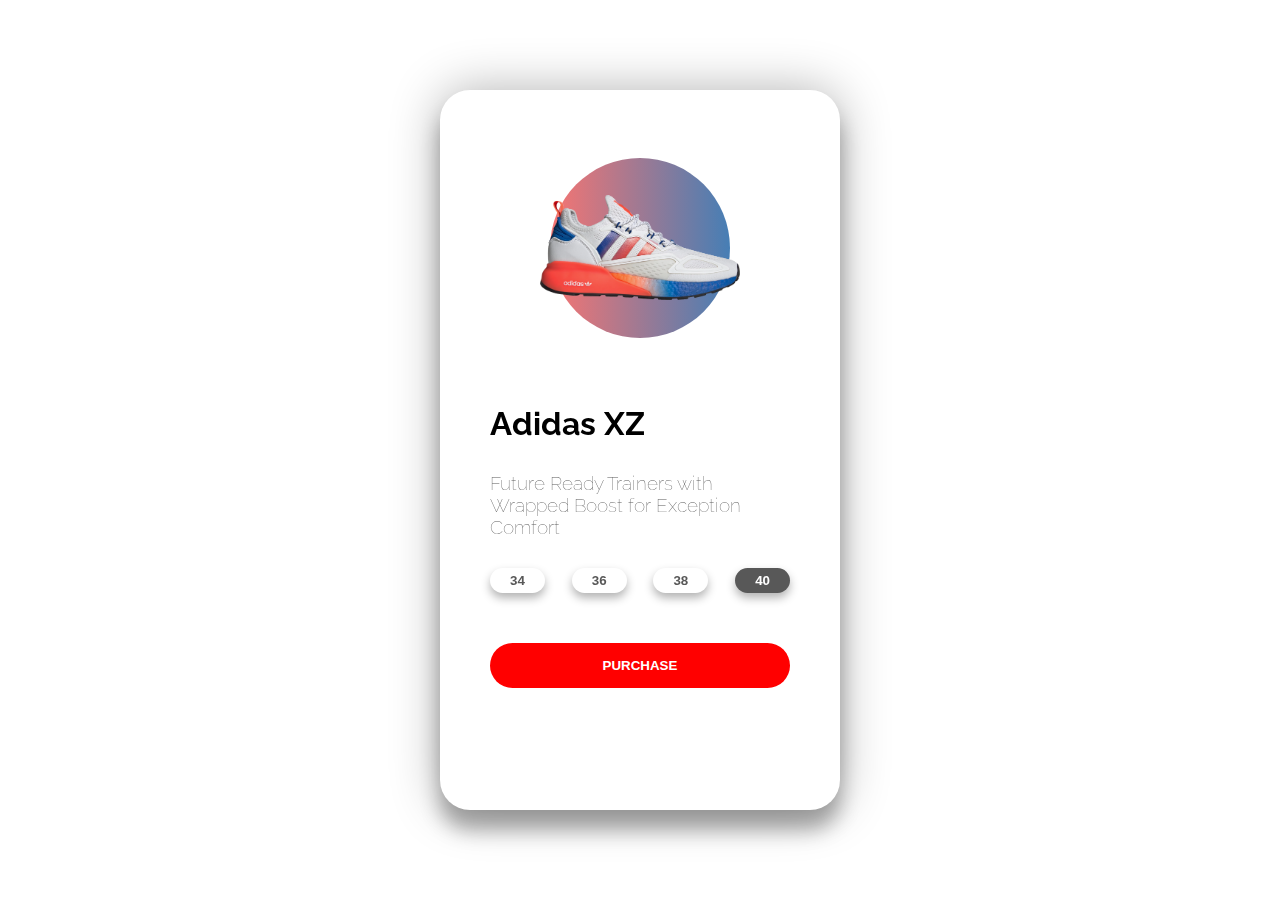
<file: 3D Hover Card/index.html>
<!DOCTYPE html>
<html lang="en">
<head>
    <meta charset="UTF-8">
    <meta http-equiv="X-UA-Compatible" content="IE=edge">
    <meta name="viewport" content="width=device-width, initial-scale=1.0">
    <title>Document</title>
    <link rel="stylesheet" href="style.css">
</head>
<body>
    <div class="container">
        <div class="card">
            <div class="sneaker">
                <div class="circle"></div>
                <img src="adidas.png">
            </div>
            <div class="info">
                <h1 class="title">Adidas XZ</h1>
                <h3 >Future Ready Trainers with Wrapped Boost for Exception Comfort</h3>
                <div class="size">
                    <button>34</button>
                    <button>36</button>
                    <button>38</button>
                    <button class="active">40</button>
                </div>
            </div>
            <div class="purchase">
                <button>Purchase</button>
            </div>
        </div>
    </div>


    <script src="app.js"></script>
</body>
</html>
</file>
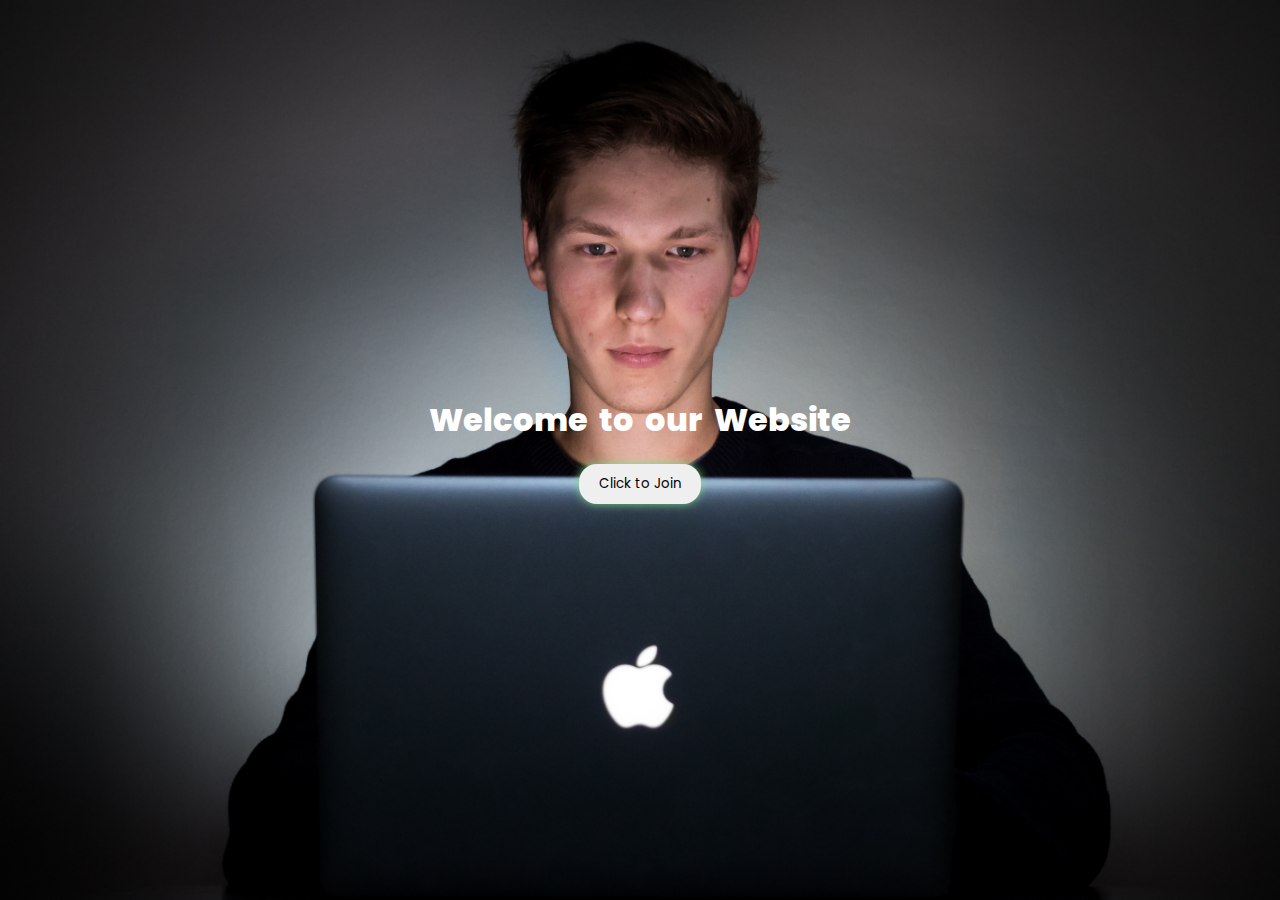
<file: Blurred-Background-PopUp/index.html>
<!DOCTYPE html>
<html lang="en">

<head>
    <meta charset="UTF-8">
    <meta http-equiv="X-UA-Compatible" content="IE=edge">
    <meta name="viewport" content="width=device-width, initial-scale=1.0">
    <title>Document</title>
  <link rel="stylesheet" href="https://cdnjs.cloudflare.com/ajax/libs/font-awesome/6.0.0-beta3/css/all.min.css" />
  <link rel="stylesheet" href="style.css"> 
</head>

<body>
    <div class="heading">
        <h1>Welcome to our Website</h1>
        <button class="btn">Click to Join</button>
    </div>
    <div class="popup-container active">
        <h2>20% offer</h2>
        <input type="email" placeholder="Enter your email" class="input">
        <button class="popup-btn">Join us</button>
        <div class="close-icon">
            <i class="fas fa-times fa-2x"></i>
        </div>
    </div>
    <script src="script.js">
    </script>
</body>

</html>
</file>
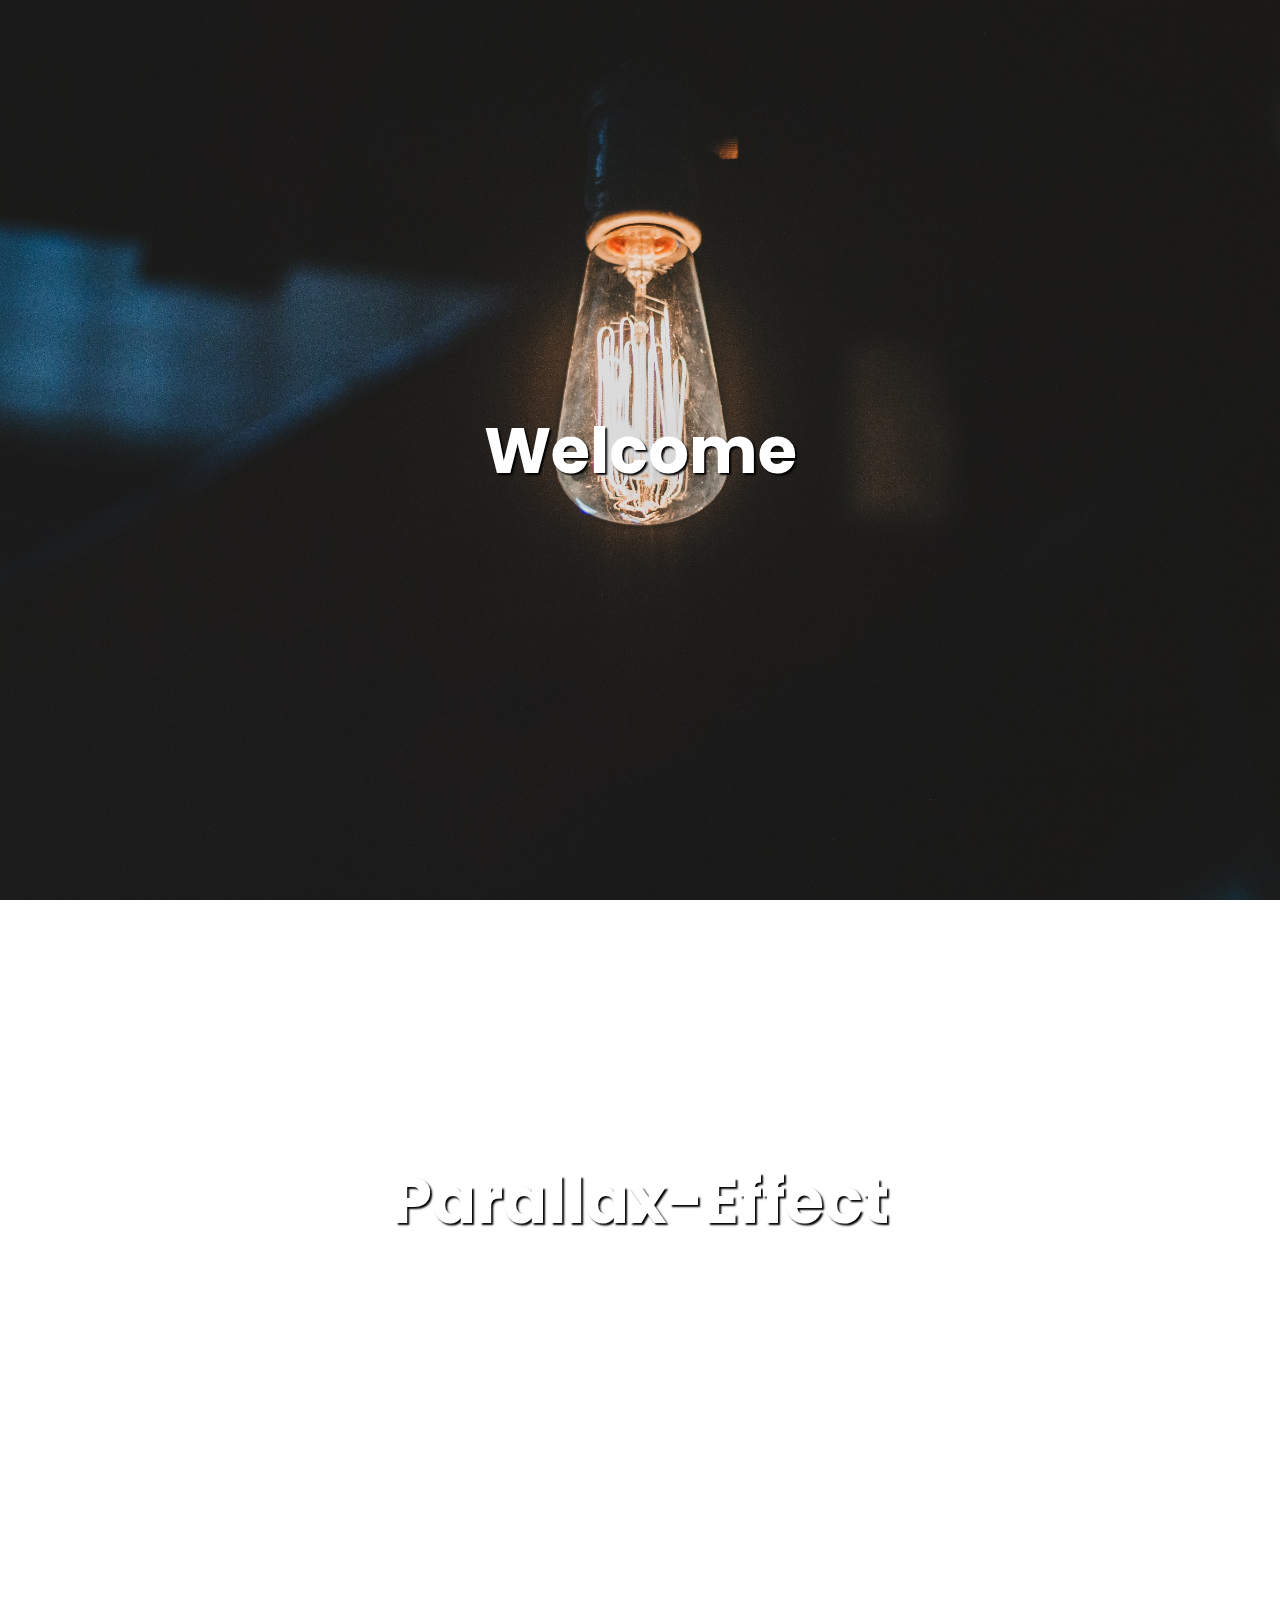
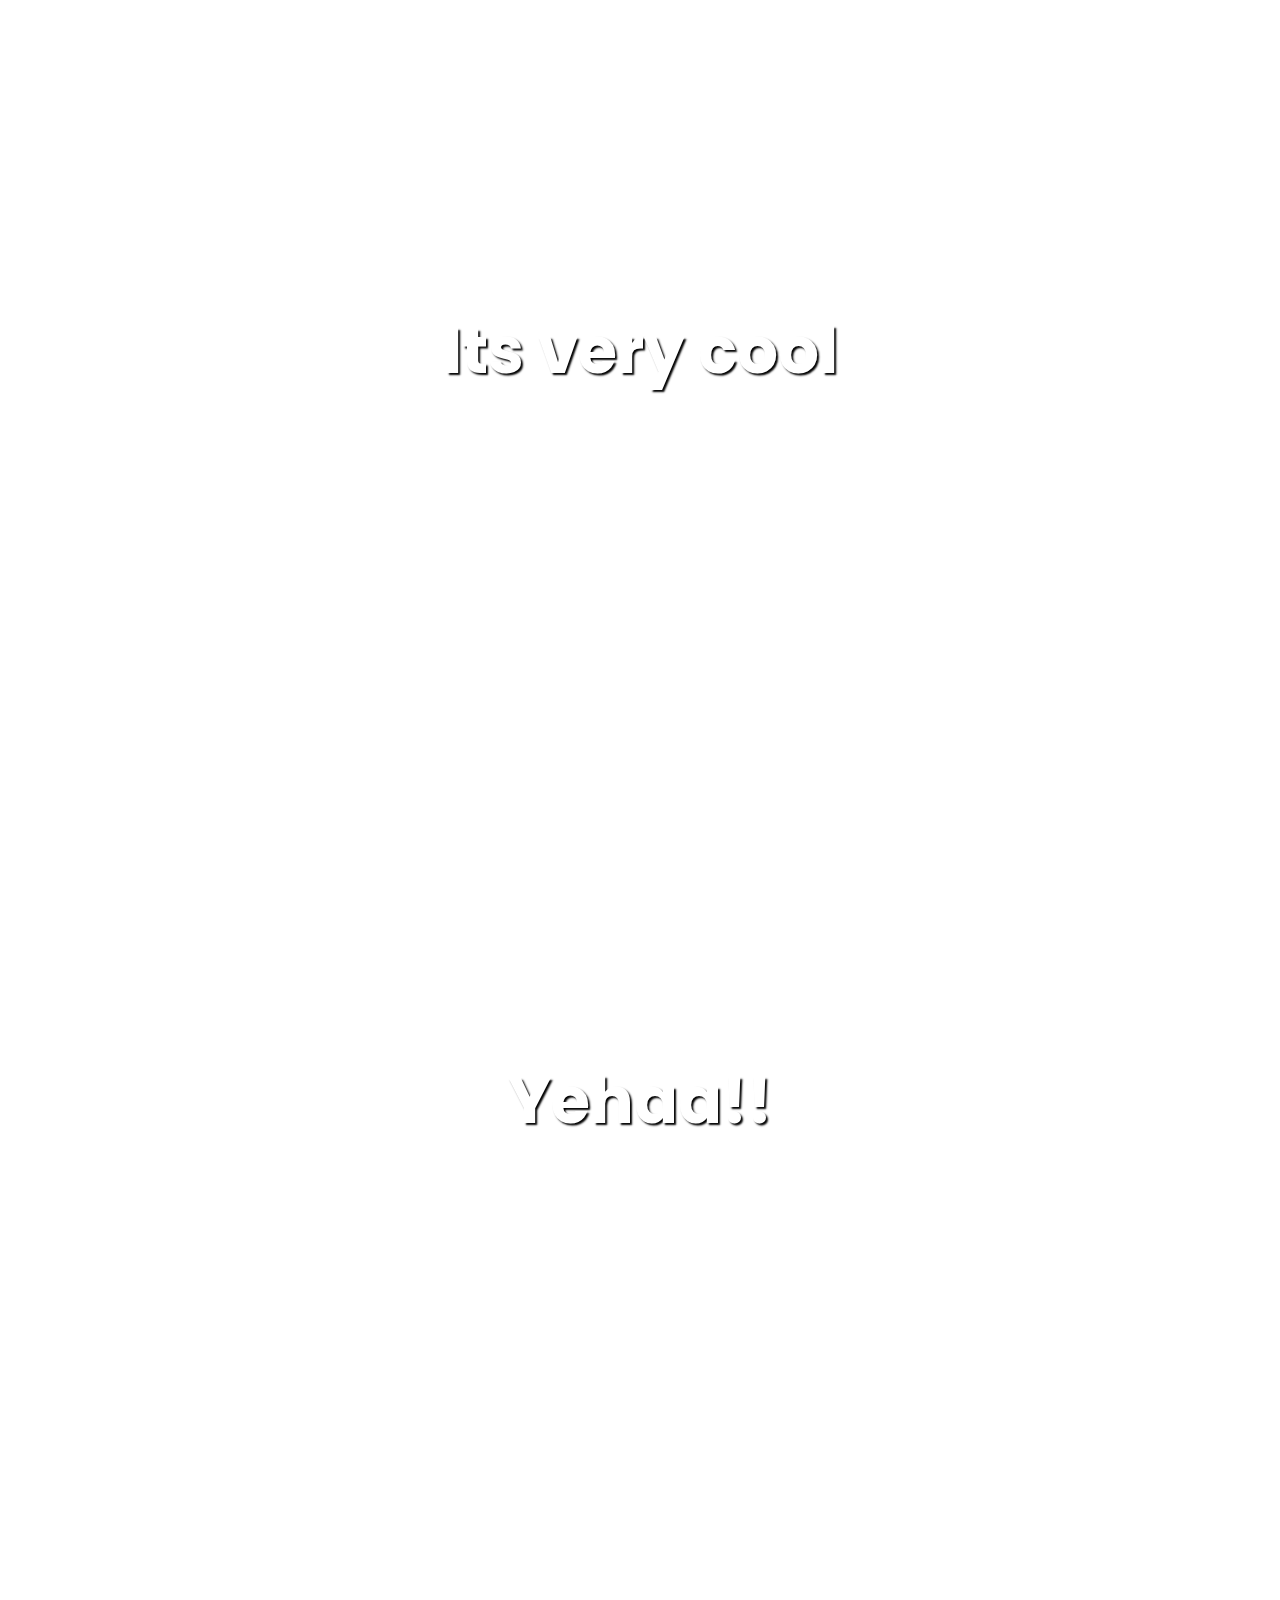
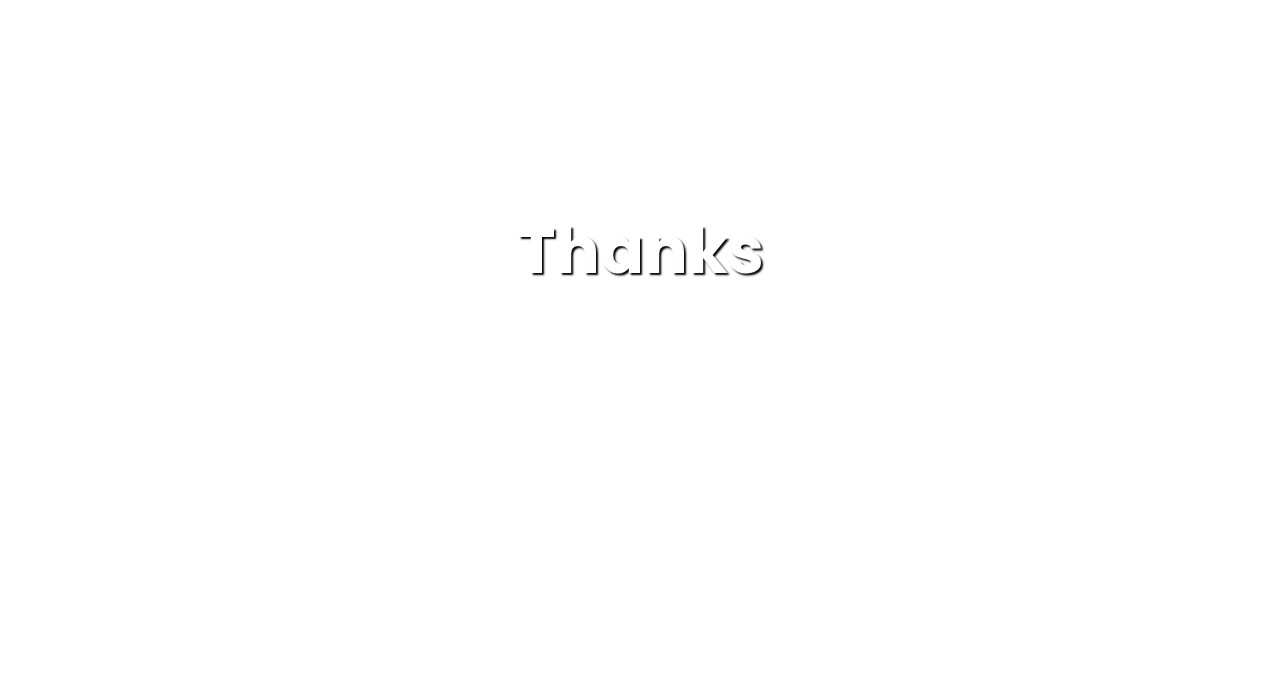
<file: Parallax-Scroll-PureCss/index.html>
<!DOCTYPE html>
<html lang="en">
<head>
    <meta charset="UTF-8">
    <meta http-equiv="X-UA-Compatible" content="IE=edge">
    <meta name="viewport" content="width=device-width, initial-scale=1.0">
    <title>PureCSSParallaxScroll</title>
    <link rel="stylesheet" href="style.css">

</head>
<body>
    <div class="bg-1">
        <h1>Welcome</h1>
    </div>
    <div class="bg-2">
        <h1>Parallax-Effect</h1>
    </div>
    
    <div class="bg-3">
        <h1>Its very cool</h1>
    </div>
    
    <div class="bg-4">
        <h1>Yehaa!!</h1>
    </div>
    <div class="bg-5">
        <h1>Thanks</h1>
    </div>
    
    
</body>
</html>
</file>
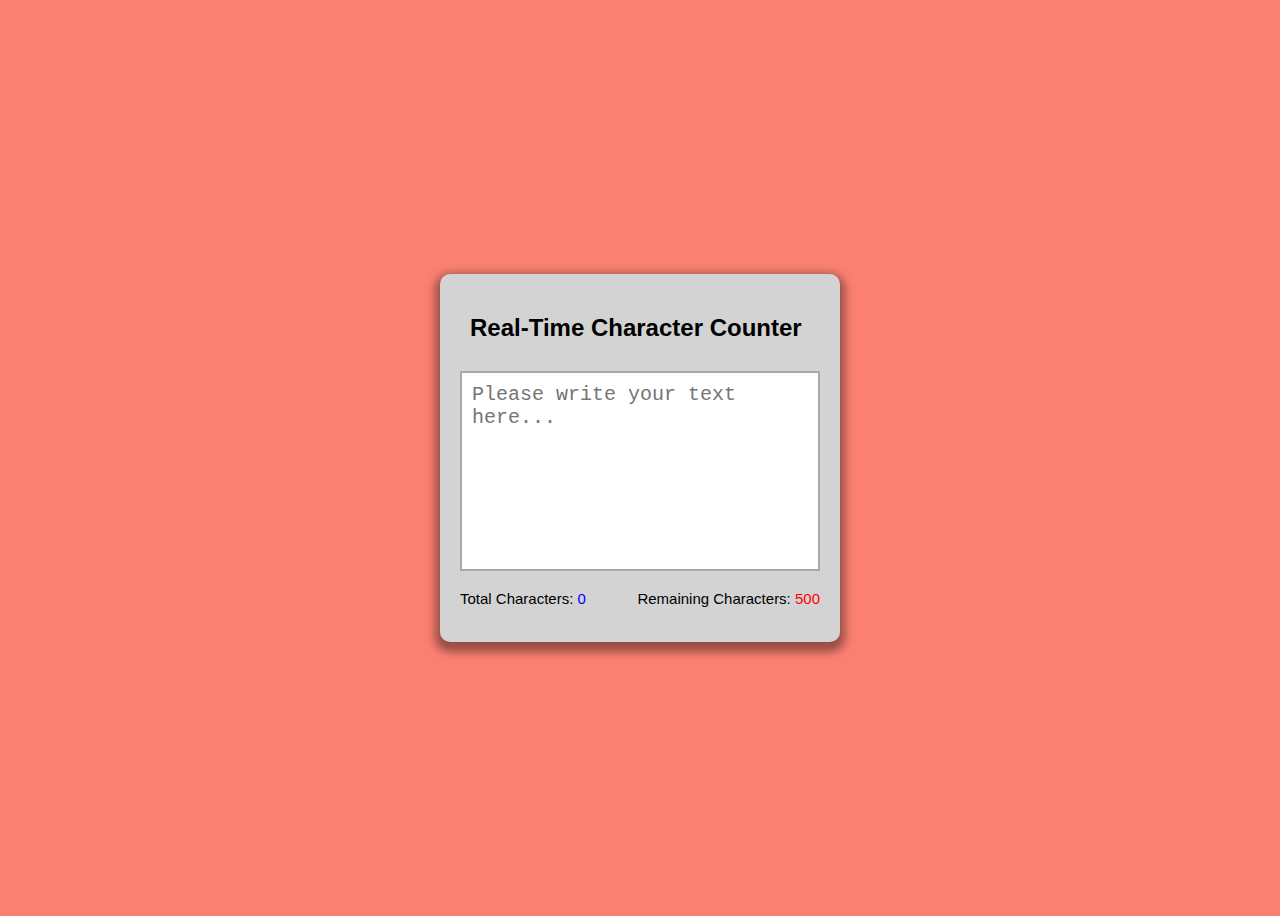
<file: Real-Time-Character-Counter/index.html>
<!DOCTYPE html>
<html lang="en">
<head>
    <meta charset="UTF-8">
    <meta http-equiv="X-UA-Compatible" content="IE=edge">
    <meta name="viewport" content="width=device-width, initial-scale=1.0">
    <title>Real Time Character Counter</title>
    <link rel="stylesheet" href="style.css">
</head>
<body>
    <div class="container">
        <h2>Real-Time Character Counter</h1>
        <textarea class="textarea" id="textarea" placeholder="Please write your text here..." maxlength="500"></textarea>
        <div class="counting-container">
            <p>Total Characters:
                <span class="total-counting" id="total-counter">0</span>
            </p>
            <p>Remaining Characters:
                <span class="remaining-counting" id="remaining-counter">500</span>
            </p>
        </div>
</div>

<script src="script.js"></script>
</file>
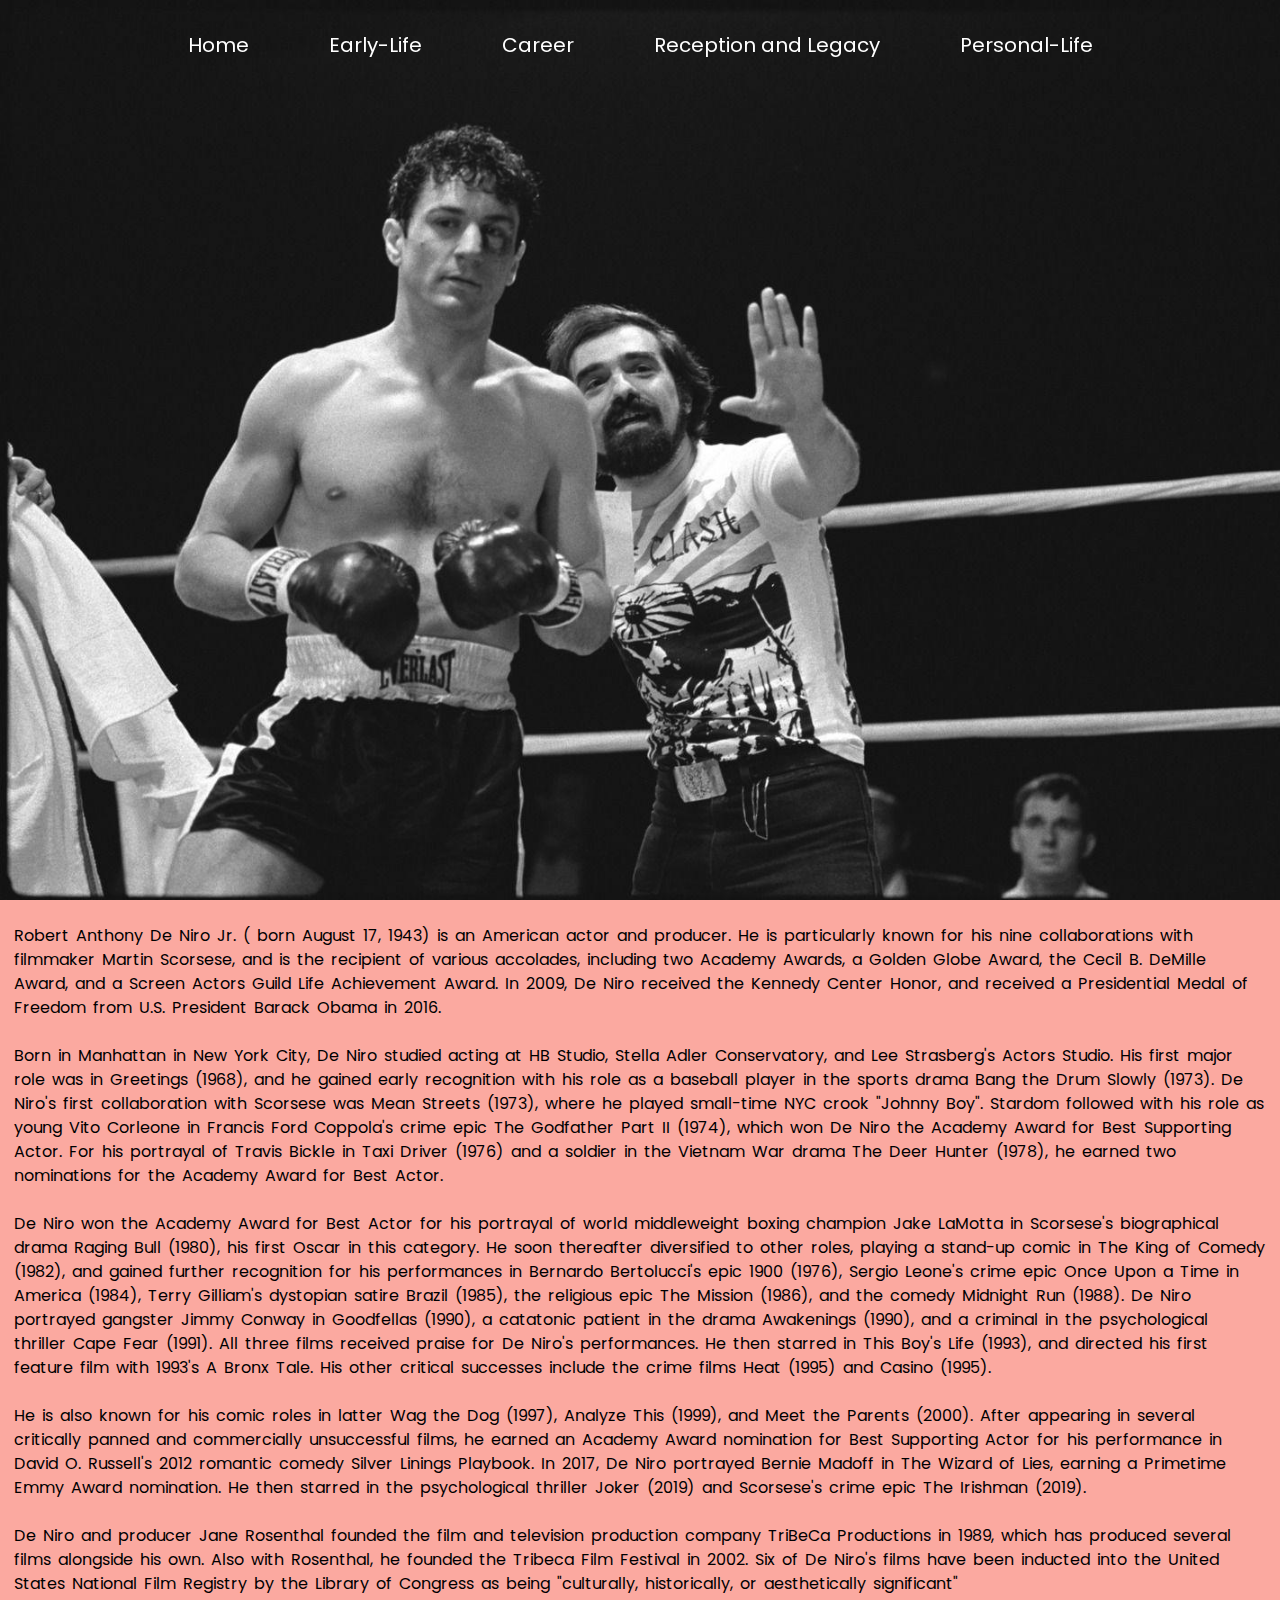
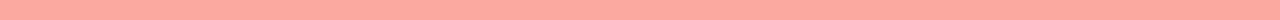
<file: Sticky-Navbar/index.html>
<!DOCTYPE html>
<html lang="en">

<head>
    <meta charset="UTF-8">
    <meta http-equiv="X-UA-Compatible" content="IE=edge">
    <meta name="viewport" content="width=device-width, initial-scale=1.0">

    <title>Robert De Niro</title>
    <link rel="stylesheet" href="style.css">
</head>

<body>
    <nav class="navbar">
        <!-- <a href="#" class="logo">logo</a> -->
        <!-- <div class="nav-body"> -->
            <li><a href="#">Home</a></li>
            <li><a href="#">Early-Life</a></li>
            <li><a href="#">Career</a></li>
            <li><a href="#">Reception and Legacy</a></li>
            <li><a href="#">Personal-Life</a></li>
        <!-- </div> -->
        <!-- <div class="buttons">
            <button class="btn">Fuck Me</button>
        </div> -->
    </nav>
    <div class="banner"></div>
    <div class="content">
        <p>
            Robert Anthony De Niro Jr. ( born August 17, 1943) is an American
    actor and producer. He is particularly known for his nine collaborations with filmmaker Martin Scorsese, and is the
    recipient of various accolades, including two Academy Awards, a Golden Globe Award, the Cecil B. DeMille Award, and
    a Screen Actors Guild Life Achievement Award. In 2009, De Niro received the Kennedy Center Honor, and received a
    Presidential Medal of Freedom from U.S. President Barack Obama in 2016.
</p>
<br>
<p>
    Born in Manhattan in New York City, De Niro studied acting at HB Studio, Stella Adler Conservatory, and Lee
    Strasberg's Actors Studio. His first major role was in Greetings (1968), and he gained early recognition with his
    role as a baseball player in the sports drama Bang the Drum Slowly (1973). De Niro's first collaboration with
    Scorsese was Mean Streets (1973), where he played small-time NYC crook "Johnny Boy". Stardom followed with his role
    as young Vito Corleone in Francis Ford Coppola's crime epic The Godfather Part II (1974), which won De Niro the
    Academy Award for Best Supporting Actor. For his portrayal of Travis Bickle in Taxi Driver (1976) and a soldier in
    the Vietnam War drama The Deer Hunter (1978), he earned two nominations for the Academy Award for Best Actor.
</p>
<br>
<p>
    De Niro won the Academy Award for Best Actor for his portrayal of world middleweight boxing champion Jake LaMotta in
    Scorsese's biographical drama Raging Bull (1980), his first Oscar in this category. He soon thereafter diversified
    to other roles, playing a stand-up comic in The King of Comedy (1982), and gained further recognition for his
    performances in Bernardo Bertolucci's epic 1900 (1976), Sergio Leone's crime epic Once Upon a Time in America
    (1984), Terry Gilliam's dystopian satire Brazil (1985), the religious epic The Mission (1986), and the comedy
    Midnight Run (1988). De Niro portrayed gangster Jimmy Conway in Goodfellas (1990), a catatonic patient in the drama
    Awakenings (1990), and a criminal in the psychological thriller Cape Fear (1991). All three films received praise
    for De Niro's performances. He then starred in This Boy's Life (1993), and directed his first feature film with
    1993's A Bronx Tale. His other critical successes include the crime films Heat (1995) and Casino (1995).
</p>
<br>
<p>   
    He is also known for his comic roles in latter Wag the Dog (1997), Analyze This (1999), and Meet the Parents (2000).
    After appearing in several critically panned and commercially unsuccessful films, he earned an Academy Award
    nomination for Best Supporting Actor for his performance in David O. Russell's 2012 romantic comedy Silver Linings
    Playbook. In 2017, De Niro portrayed Bernie Madoff in The Wizard of Lies, earning a Primetime Emmy Award nomination.
    He then starred in the psychological thriller Joker (2019) and Scorsese's crime epic The Irishman (2019).
</p>
<br>
<p>
    De Niro and producer Jane Rosenthal founded the film and television production company TriBeCa Productions in 1989,
    which has produced several films alongside his own. Also with Rosenthal, he founded the Tribeca Film Festival in
    2002. Six of De Niro's films have been inducted into the United States National Film Registry by the Library of
    Congress as being "culturally, historically, or aesthetically significant"
    </p>

    </div>
 
    <script src="script.js"></script>
</body>

</html>
</file>
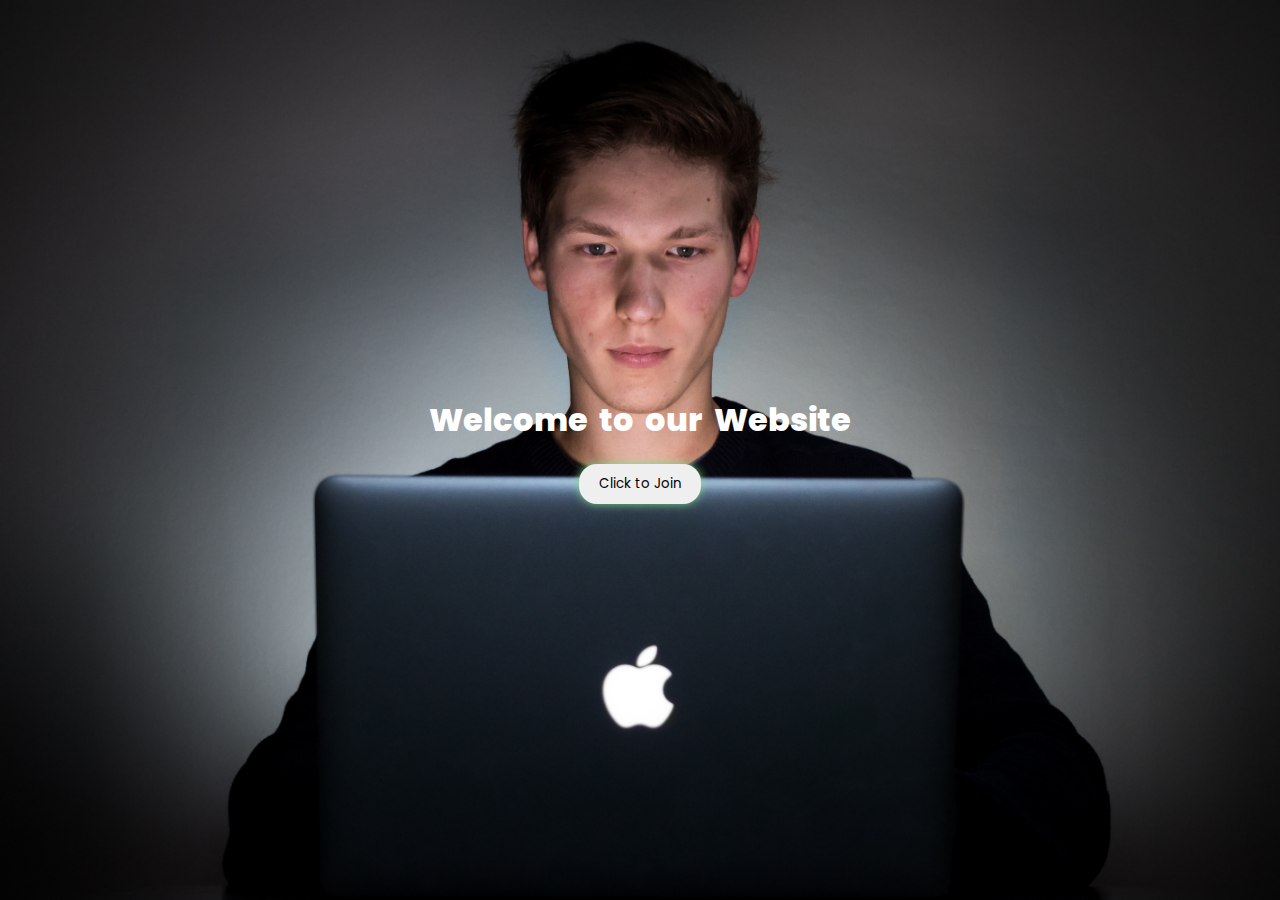
<file: Blurred-Background-PopUp/Blurred Background Popup.html>
<!DOCTYPE html>
<html lang="en">

<head>
    <meta charset="UTF-8">
    <meta http-equiv="X-UA-Compatible" content="IE=edge">
    <meta name="viewport" content="width=device-width, initial-scale=1.0">
    <title>Document</title>
    <link rel="stylesheet" href="https://cdnjs.cloudflare.com/ajax/libs/font-awesome/6.0.0-beta3/css/all.min.css" />
    <style>
        @import url('https://fonts.googleapis.com/css2?family=Poppins&display=swap');

        * {
            margin: 0;
            font-family: 'Poppins', sans-serif;
            box-sizing: border-box;
        }

        .heading {
            /* This shit works of display when more than one item present in the container*/
            display: flex;
            flex-direction: column;
            align-items: center;
            justify-content: center;
            gap: 20px;
            transition: 0.3s;
            height: 100vh;
            background: url("3.jpg");
            background-size: cover;
        }


        h1 {
            word-spacing: 5px;
            color: white;
            font-weight: 800;
        }

        .btn {
            padding: 10px 20px;
            border-radius: 18px;
            border: none;
            transition: .3s;
            box-shadow: 0 0 10px rgba(123, 217, 137, 0.914);
            cursor: pointer;
        }

        .btn:hover {
            background-color: salmon;
            box-shadow: 0 0 20px rgba(123, 217, 137, 0.914);
        }

        .heading.active {              
            filter: blur(5px) brightness(0.6);
        }

        .popup-container {
            left: 50%;
            transform: translateX(-50%);   /* Ensuring that it is center */
            top: 30%;
            position: fixed;
            
            width: 300px;
            height: 300px;
            background-color: white;
            
            display: flex;
            flex-direction: column;
            align-items: center;
            justify-content: center;
            gap: 30px;

            padding: 30px;
            background: url("2.jpg");
            background-size: cover;
            border-radius: 20px;
            box-shadow: 0 4px 8px rgba(0, 0, 0, 0.3);
            opacity: 1;
            transition: all 0.7s;
        }

        .close-icon {
            position: absolute;
            top: 3px;
            right: 2px;
            cursor: pointer;
        }

        .popup-btn {
            padding: 4px;
            font-size: 18px;
            margin-top: 10px;
            border: none;
            border-radius: 10px;
            background-color: salmon;
            transition: 0.2s;
            cursor: pointer;
        }

        .input {
            padding: 8px;
            margin-top: 4px;
            width: 100%;
            text-align: center;
            outline: none;
            border: none;
            color: black;
            border-radius: 10px;
        }

        .popup-btn:hover {
            cursor: pointer;
            box-shadow: 0 0 10px rgba(0, 0, 0, 0.3);
        }

        .popup-btn:active {
            opacity: 0.9;
        }

        .popup-container.active {
            /* This class makes the popup contain hidden,so when we click on button,we want this class to get removed so that we can see the pop container*/
            visibility: hidden;
            opacity: 0;
            top: 10%;
        }
    </style>
</head>

<body>
    <div class="heading">
        <h1>Welcome to our Website</h1>
        <button class="btn">Click to Join</button>
    </div>
    <div class="popup-container active">
        <h2>20% offer</h2>
        <input type="email" placeholder="Enter your email" class="input">
        <button class="popup-btn">Join us</button>
        <div class="close-icon">
            <i class="fas fa-times fa-2x"></i>
        </div>
    </div>
    <script>
        let headingE1 = document.querySelector(".heading");
        let mainbutton = document.querySelector(".btn");
        let popupcontainerE1 = document.querySelector(".popup-container");
        let closebtnE1 = document.querySelector(".close-icon");

        mainbutton.addEventListener("click", () => {
            headingE1.classList.add("active");
            popupcontainerE1.classList.remove("active");
        });

        closebtnE1.addEventListener("click", () => {      // Just the reverse process,so that we get back our page
            headingE1.classList.remove("active");
            popupcontainerE1.classList.add("active");
        });
    </script>
</body>

</html>
</file>
<file: 3D Hover Card/style.css>
@import url('https://fonts.googleapis.com/css2?family=Raleway&display=swap');

*{
    margin: 0;
    padding: 0;
    box-sizing: border-box;
}

body{
    font-family: 'Raleway',sans-serif;
    display: flex;
    justify-content: center;
    align-items: center;
    min-height: 100vh;
    perspective: 1000px;
}

.container{   
    width: 50%;    
     display: flex; 
    align-items: center;
    justify-content: center;
}

.card{
    transform-style: preserve-3d;  
    min-height: 80vh;
    width: 400px;
    padding: 0 50px;
    border-radius: 30px;
    box-shadow: 0 20px 20px rgba(0, 0, 0, 0.3),0 0 50px rgba(0, 0, 0, 0.3);  
}

.sneaker{
    min-height: 35vh;
    display: flex;      
    justify-content: center;
    align-items: center;
}
.circle{
    width: 180px;
    height: 180px;
    background: linear-gradient(to right,rgba(245,70,66,0.75),rgba(8,83,156,0.75));
    position: absolute;
    z-index: 1;
    border-radius: 50%;
}
.sneaker img{
     width: 200px;
     z-index: 2;
}

.title h1{
    transform-style: preserve-3d;
    transition: 0.2s;
}

.info h3{
    padding: 30px 0;  
    color: #585858;
    font-weight: lighter;
}

.size{
    display: flex;
    justify-content: space-between;
}
.size button{
    padding: 5px 20px;
    background: none;
    border: none;
    box-shadow: 0 5px 10px rgba(0, 0, 0, 0.3);
    cursor: pointer;
    font-weight: bold;
    color: #585858;
    border-radius: 30px;
}

.size button:hover{
    box-shadow: 0 0 10px rgb(1, 5, 1);
    
}

button.active{
    background-color: #585858;
    color: white;
}

.purchase{
    margin-top: 50px;
}
.purchase button{
    width: 100%; 
    padding:15px 0; 
    border: none;
    cursor: pointer;
    border-radius: 30px;
    background-color: red;
    text-transform: uppercase;
    font-weight: bolder;
    color: white;
    transition: 0.2s;
}
.purchase button:hover{
    font-size: 20px;
    box-shadow: 0 0 10px red;
    background-color: goldenrod;
    color: white;
}
</file>
<file: Blurred-Background-PopUp/style.css>
@import url('https://fonts.googleapis.com/css2?family=Poppins&display=swap');

* {
    margin: 0;
    font-family: 'Poppins', sans-serif;
    box-sizing: border-box;
}

.heading {
    
    display: flex;
    flex-direction: column;
    align-items: center;
    justify-content: center;
    gap: 20px;
    transition: 0.3s;
    height: 100vh;
    background: url("3.jpg");
    background-size: cover;
}


h1 {
    word-spacing: 5px;
    color: white;
    font-weight: 800;
}

.btn {
    padding: 10px 20px;
    border-radius: 18px;
    border: none;
    transition: .3s;
    box-shadow: 0 0 10px rgba(123, 217, 137, 0.914);
    cursor: pointer;
}

.btn:hover {
    background-color: salmon;
    box-shadow: 0 0 20px rgba(123, 217, 137, 0.914);
}

.heading.active {              
    filter: blur(5px) brightness(0.6);
}

.popup-container {
    left: 50%;
    transform: translateX(-50%);   /* Ensuring that it is center */
    top: 30%;
    position: fixed;
    
    width: 300px;
    height: 300px;
    background-color: white;
    
    display: flex;
    flex-direction: column;
    align-items: center;
    justify-content: center;
    gap: 30px;

    padding: 30px;
    background: url("2.jpg");
    background-size: cover;
    border-radius: 20px;
    box-shadow: 0 4px 8px rgba(0, 0, 0, 0.3);
    opacity: 1;
    transition: all 0.7s;
}

.close-icon {
    position: absolute;
    top: 3px;
    right: 2px;
    cursor: pointer;
}

.popup-btn {
    padding: 4px;
    font-size: 18px;
    margin-top: 10px;
    border: none;
    border-radius: 10px;
    background-color: salmon;
    transition: 0.2s;
    cursor: pointer;
}

.input {
    padding: 8px;
    margin-top: 4px;
    width: 100%;
    text-align: center;
    outline: none;
    border: none;
    color: black;
    border-radius: 10px;
}

.popup-btn:hover {
    cursor: pointer;
    box-shadow: 0 0 10px rgba(0, 0, 0, 0.3);
}

.popup-btn:active {
    opacity: 0.9;
}

.popup-container.active {
    /* This class makes the popup contain hidden,so when we click on button,we want this class to get removed so that we can see the pop container*/
    visibility: hidden;
    opacity: 0;
    top: 10%;
}
</file>
<file: Parallax-Scroll-PureCss/style.css>
@import url('https://fonts.googleapis.com/css2?family=Poppins&display=swap');
     
     *{
        margin: 0;
        padding: 0;
        box-sizing: border-box;
     }
     body{
        font-family: 'Poppins',sans-serif;
     }
     div{
        display: flex;
        align-items: center;
        justify-content: center;
        font-size: 2em;
        color: white;
        text-shadow: 2px 2px 2px black;
        background-size: cover;  
        background-position: center;   /*This is for more alignment and symmetry*/
        background-attachment: fixed;  /*Due to this property,parallax effect comes into picture*/ 
    
     }   
     .bg-1{
        background-image: url("1.jpg");
        width: 100%;
        height: 100vh;
     }
     .bg-2{
        background-image: url("2.jpg");
        width: 100%;
        height: 600px;
     }
     .bg-3{
        background-image: url("3.jpg");
        width: 100%;
        height: 100vh;
     }
     .bg-4{
        background-image: url("4.jpg");
        width: 100%;
        height: 600px;
     }
     .bg-5{
        background-image: url("5.jpg");
        width: 100%;
        height: 100vh;
     }
</file>
<file: Real-Time-Character-Counter/style.css>
*{
    box-sizing: border-box;
}
body {
    
    display: flex;
    justify-content: center;
    align-items: center;
    height: 100vh;
    background-color: salmon;
    overflow-y: hidden;
    font-family: 'Raleway' , sans-serif;
}

.container {
    background-color: lightgrey;
    border-radius: 10px;
    padding: 20px;
    width: 400px;
    box-shadow: 0px 5px 10px 5px rgba(0, 0, 0, 0.4);
}

h2{
    margin-left: 10px;

}
.textarea {
    margin-top: 10px;
    padding: 10px;
    resize: none;
    width: 100%;
    height: 200px;
    font-size: 20px;
    border: 2px solid darkgray;
}

.counting-container {
    display: flex;
    justify-content: space-between;
}

.counting-container p {
    font-size: 15px;
}

.total-counting {
    color: blue;
}

.remaining-counting {
    color: red;
}
</file>
<file: Sticky-Navbar/style.css>
@import url('https://fonts.googleapis.com/css2?family=Poppins&display=swap');

* {
    margin: 0%;
    padding: 0%;
    box-sizing: border-box;
    font-family: 'Poppins', sans-serif;
}


.navbar {
    display: flex;
    align-items: center;
    justify-content: center;
    gap: 40px;
    padding: 20px 10px;
    position: fixed;
    width: 100%;
    transition: .4s linear;
    /* background-color: rgb(0, 0, 0); */
}

.navbar .logo {
    text-transform: uppercase;
    font-weight: 700;
    text-decoration: none;
    letter-spacing: 2px;
    font-size: 1.4em;
    color: #fff;
}
/* 
.nav-body {
    display: flex;
} */

li {
    font-size: 20px;
    list-style: none;
    padding: 10px 20px;
}

a {
    text-decoration: none;
    color: #fff;
    transition: color .1s linear;
}

a:hover {
    color: #e04949;
}
/*
.btn {
    padding: 10px;
    border-radius: 4px;
    border: none;
    color: #fff;
    background: #ff4c29;
    cursor: pointer;
}

.btn:hover {
    background: #ff2a00;
}

.btn:active {
    background: #af1d00;
} */

.banner {
    background: url(4.jpg);
    height: 100vh;
    /* width: 100%; */
    background-size: cover;
}

.navbar.sticky {
    background: rgb(55, 52, 58);
    padding: 10px 20px;
}
.content{
    background-color: rgb(251, 169, 160);
    padding: 24px 14px;
    word-spacing: 3px;
    line-height:24px;
}
</file>
